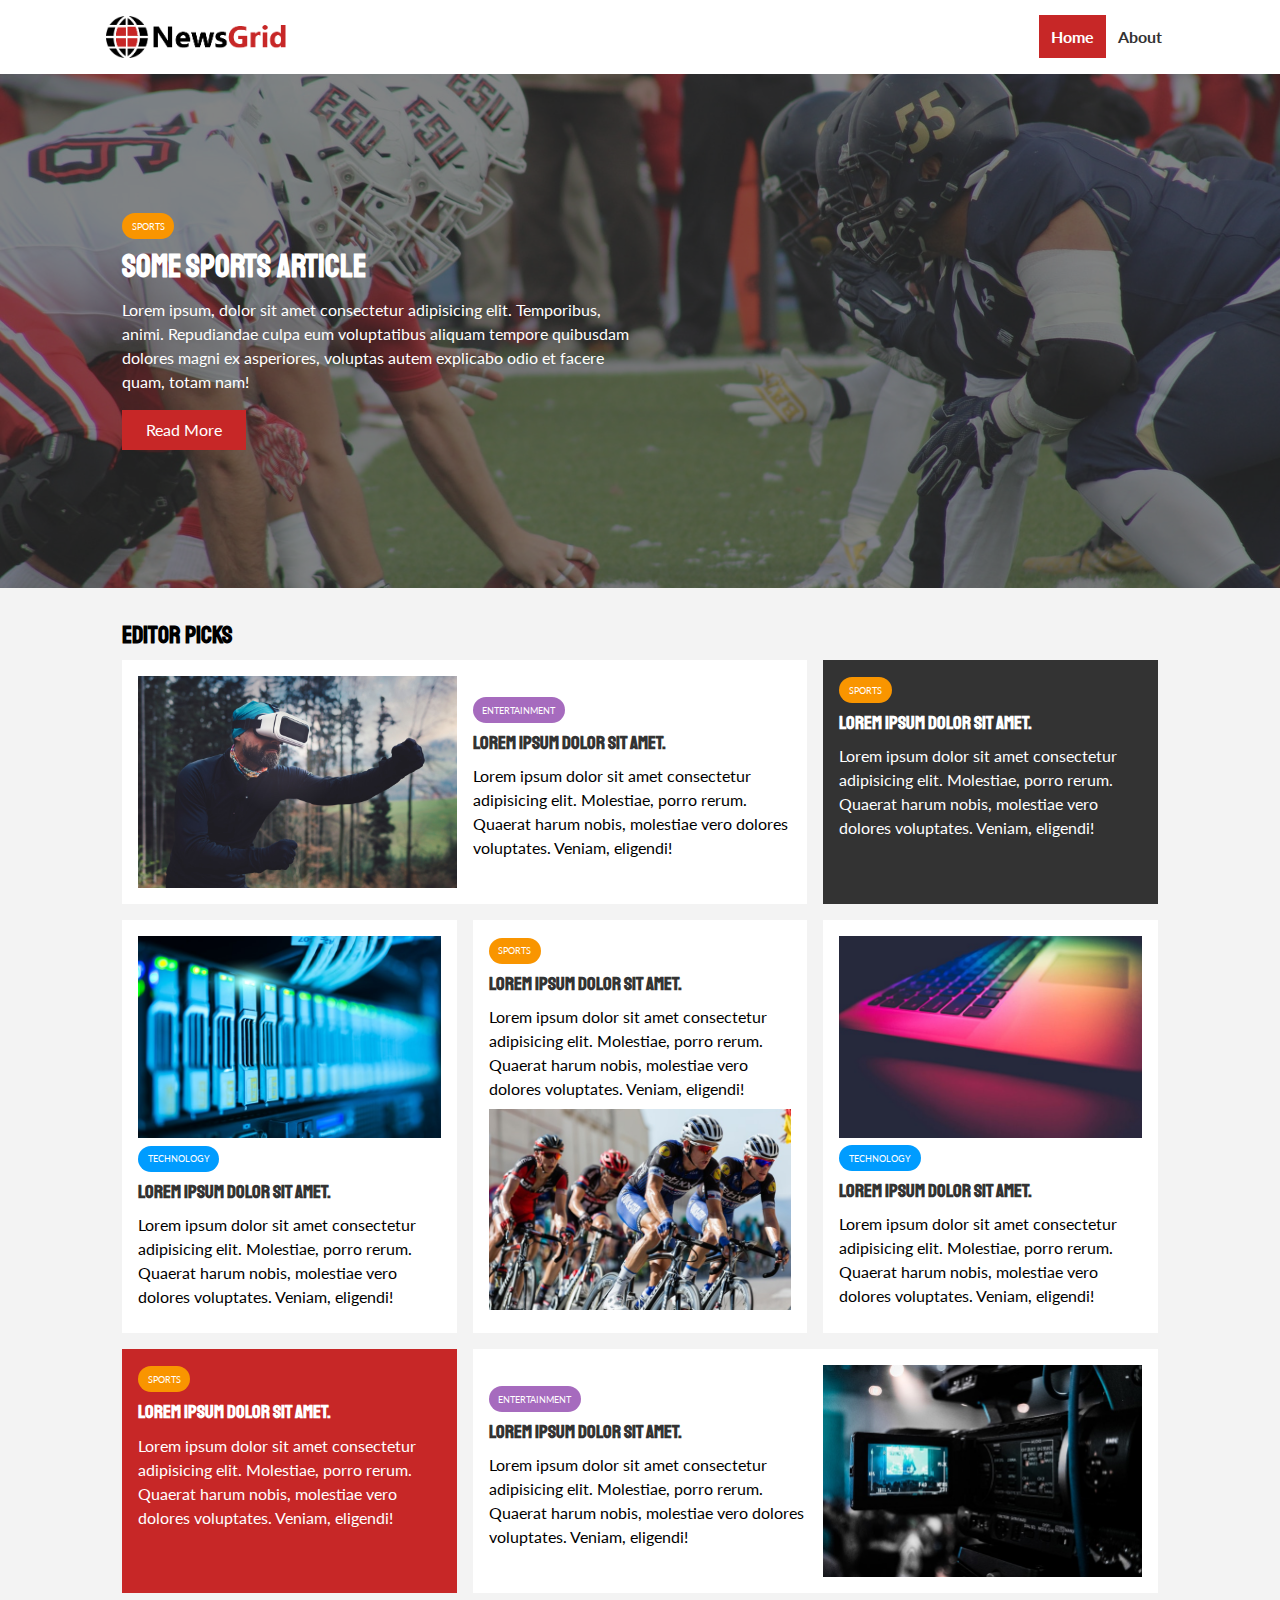
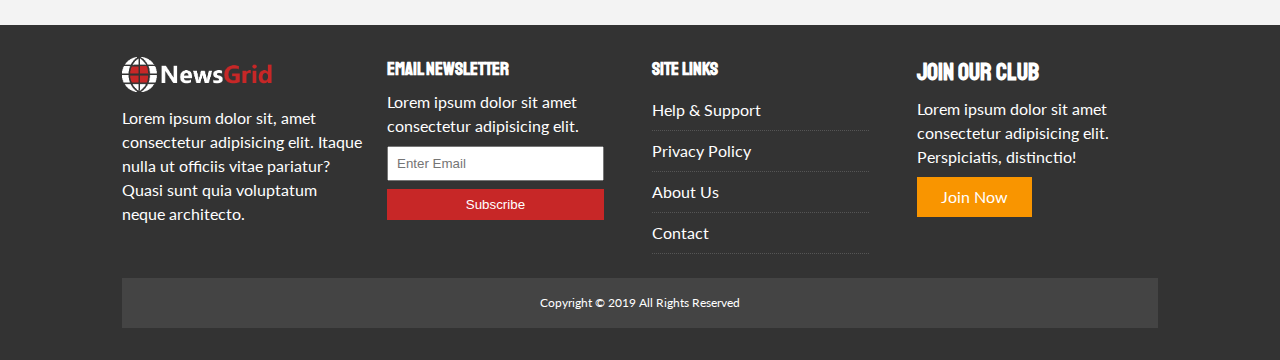
<file: index.html>
<!DOCTYPE html>
<html lang="en">
<head>
  <meta charset="UTF-8">
  <meta name="viewport" content="width=device-width, initial-scale=1.0">
  <meta http-equiv="X-UA-Compatible" content="ie=edge">
  <link rel="stylesheet" href="https://use.fontawesome.com/releases/v5.8.1/css/all.css" integrity="sha384-50oBUHEmvpQ+1lW4y57PTFmhCaXp0ML5d60M1M7uH2+nqUivzIebhndOJK28anvf" crossorigin="anonymous">
  <link href="https://fonts.googleapis.com/css?family=Lato|Staatliches&display=swap" rel="stylesheet">
  <link rel="stylesheet" href="css/style.css">
  <link rel="stylesheet" media="screen and (max-width: 768px)" href="css/mobile.css">
  <link rel="shortcut icon" type="image/x-icon" href="favicon.ico">
  <title>NewsGrid | Latest News</title>
</head>
<body>
  <nav id="main-nav">
    <div class="container">
      <img src="img/logo.png" alt="NewsGrid" class="logo">
      <div class="social">
        <a href="http://facebook.com" target="_blank"><i class="fab fa-facebook fa-2x"></i></a>
        <a href="http://twitter.com" target="_blank"><i class="fab fa-twitter fa-2x"></i></a>
        <a href="http://instagram.com" target="_blank"><i class="fab fa-instagram fa-2x"></i></a>
        <a href="http://youtube.com" target="_blank"><i class="fab fa-youtube fa-2x"></i></a>
      </div>
      <ul>
        <li><a href="index.html" class="current">Home</a></li>
        <li><a href="about.html">About</a></li>
      </ul>
    </div>
  </nav>

  <!-- Showcase -->
  <header id="showcase">
    <div class="container">
      <div class="showcase-container">
        <div class="showcase-content">
          <div class="category category-sports">Sports</div>
          <h1>Some Sports Article</h1>
          <p>Lorem ipsum, dolor sit amet consectetur adipisicing elit. Temporibus, animi. Repudiandae culpa eum voluptatibus aliquam tempore quibusdam dolores magni ex asperiores, voluptas autem explicabo odio et facere quam, totam nam!</p>
          <a href="article.html" class="btn btn-primary">Read More</a>
        </div>
      </div>
    </div>
  </header>

  <!-- Home Articles -->
  <section id="home-articles" class="py-2">
    <div class="container">
      <h2>Editor Picks</h2>
      <div class="articles-container">
        <article class="card">
          <img src="img/articles/ent1.jpg" alt="">
          <div>
            <div class="category category-ent">Entertainment</div>
            <h3>
              <a href="article.html">Lorem ipsum dolor sit amet.</a>
            </h3>
            <p>Lorem ipsum dolor sit amet consectetur adipisicing elit. Molestiae, porro rerum. Quaerat harum nobis, molestiae vero dolores voluptates. Veniam, eligendi!</p>
          </div>
        </article>
        <article class="card bg-dark">
          <div class="category category-sports">Sports</div>
          <h3>
            <a href="article.html">Lorem ipsum dolor sit amet.</a>
          </h3>
          <p>Lorem ipsum dolor sit amet consectetur adipisicing elit. Molestiae, porro rerum. Quaerat harum nobis, molestiae vero dolores voluptates. Veniam, eligendi!</p>
        </article>
        <article class="card">
          <img src="img/articles/tech1.jpg" alt="">
          <div class="category category-tech">Technology</div>
          <h3>
            <a href="article.html">Lorem ipsum dolor sit amet.</a>
          </h3>
          <p>Lorem ipsum dolor sit amet consectetur adipisicing elit. Molestiae, porro rerum. Quaerat harum nobis, molestiae vero dolores voluptates. Veniam, eligendi!</p>
        </article>
        <article class="card">
          <div class="category category-sports">Sports</div>
          <h3>
            <a href="article.html">Lorem ipsum dolor sit amet.</a>
          </h3>
          <p>Lorem ipsum dolor sit amet consectetur adipisicing elit. Molestiae, porro rerum. Quaerat harum nobis, molestiae vero dolores voluptates. Veniam, eligendi!</p>
          <img src="img/articles/sports1.jpg" alt="">
        </article>
        <article class="card">
          <img src="img/articles/tech2.jpg" alt="">
          <div class="category category-tech">Technology</div>
          <h3>
            <a href="article.html">Lorem ipsum dolor sit amet.</a>
          </h3>
          <p>Lorem ipsum dolor sit amet consectetur adipisicing elit. Molestiae, porro rerum. Quaerat harum nobis, molestiae vero dolores voluptates. Veniam, eligendi!</p>
        </article>
        <article class="card bg-primary">
          <div class="category category-sports">Sports</div>
          <h3>
            <a href="article.html">Lorem ipsum dolor sit amet.</a>
          </h3>
          <p>Lorem ipsum dolor sit amet consectetur adipisicing elit. Molestiae, porro rerum. Quaerat harum nobis, molestiae vero dolores voluptates. Veniam, eligendi!</p>
        </article>
        <article class="card">
          <div>
            <div class="category category-ent">Entertainment</div>
            <h3>
              <a href="article.html">Lorem ipsum dolor sit amet.</a>
            </h3>
            <p>Lorem ipsum dolor sit amet consectetur adipisicing elit. Molestiae, porro rerum. Quaerat harum nobis, molestiae vero dolores voluptates. Veniam, eligendi!</p>
          </div>
          <img src="img/articles/ent2.jpg" alt="">
        </article>
      </div>
    </div>    
  </section>

  <!-- Footer -->
  <footer id="main-footer" class="py-2">
    <div class="container footer-container">
      <div>
        <img src="img/logo_light.png" alt="NewsGrid">
        <p>Lorem ipsum dolor sit, amet consectetur adipisicing elit. Itaque nulla ut officiis vitae pariatur? Quasi sunt quia voluptatum neque architecto.</p>
      </div>
      <div>
        <h3>Email Newsletter</h3>
        <p>Lorem ipsum dolor sit amet consectetur adipisicing elit.</p>
        <form>
          <input type="email" placeholder="Enter Email">
          <input type="submit" value="Subscribe" class="btn btn-primary">
        </form>
      </div>
      <div>
        <h3>Site Links</h3>
        <ul class="list">
          <li><a href="#">Help & Support</a></li>
          <li><a href="#">Privacy Policy</a></li>
          <li><a href="#">About Us</a></li>
          <li><a href="#">Contact</a></li>
        </ul>
      </div>
      <div>
        <h2>Join Our Club</h2>
        <p>Lorem ipsum dolor sit amet consectetur adipisicing elit. Perspiciatis, distinctio!</p>
        <a href="#" class="btn btn-secondary">Join Now</a>
      </div>
      <div>
        <p>Copyright &copy; 2019 All Rights Reserved</p>
      </div>
    </div>
  </footer>
</body>
</html>
</file>
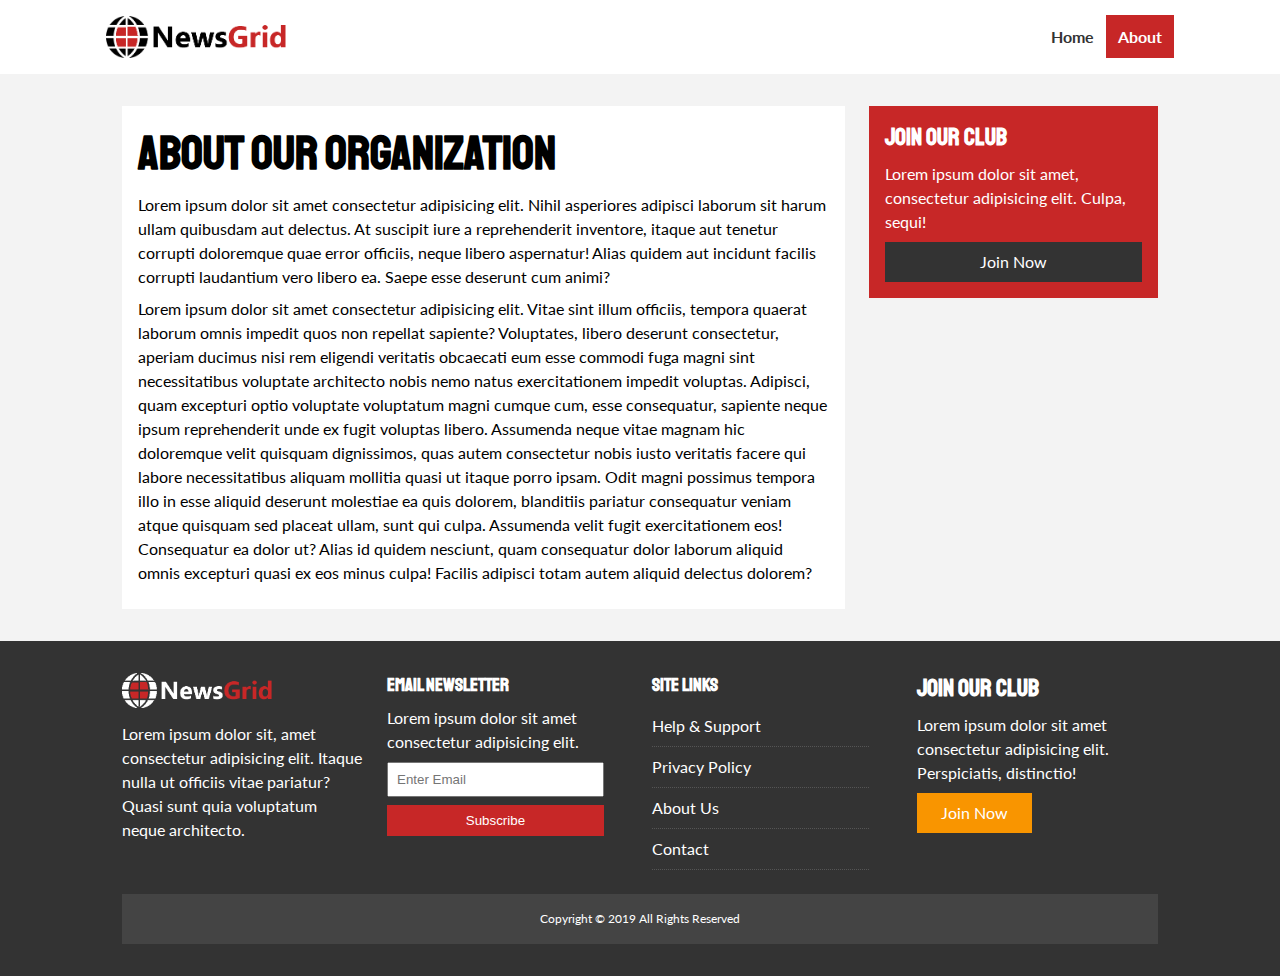
<file: about.html>
<!DOCTYPE html>
<html lang="en">
<head>
  <meta charset="UTF-8">
  <meta name="viewport" content="width=device-width, initial-scale=1.0">
  <meta http-equiv="X-UA-Compatible" content="ie=edge">
  <link rel="stylesheet" href="https://use.fontawesome.com/releases/v5.8.1/css/all.css" integrity="sha384-50oBUHEmvpQ+1lW4y57PTFmhCaXp0ML5d60M1M7uH2+nqUivzIebhndOJK28anvf" crossorigin="anonymous">
  <link href="https://fonts.googleapis.com/css?family=Lato|Staatliches&display=swap" rel="stylesheet">
  <link rel="stylesheet" href="css/style.css">
  <link rel="stylesheet" media="screen and (max-width: 768px)" href="css/mobile.css">
  <link rel="shortcut icon" type="image/x-icon" href="favicon.ico">
  <title>NewsGrid | About</title>
</head>
<body>
  <nav id="main-nav">
    <div class="container">
      <img src="img/logo.png" alt="NewsGrid" class="logo">
      <div class="social">
        <a href="http://facebook.com" target="_blank"><i class="fab fa-facebook fa-2x"></i></a>
        <a href="http://twitter.com" target="_blank"><i class="fab fa-twitter fa-2x"></i></a>
        <a href="http://instagram.com" target="_blank"><i class="fab fa-instagram fa-2x"></i></a>
        <a href="http://youtube.com" target="_blank"><i class="fab fa-youtube fa-2x"></i></a>
      </div>
      <ul>
        <li><a href="index.html">Home</a></li>
        <li><a href="about.html" class="current">About</a></li>
      </ul>
    </div>
  </nav>

  <section id="about">
    <div class="container">
      <div class="page-container">
        <article class="card">
          <h1 class="l-heading">About Our Organization</h1>
          <p>Lorem ipsum dolor sit amet consectetur adipisicing elit. Nihil asperiores adipisci laborum sit harum ullam quibusdam aut delectus. At suscipit iure a reprehenderit inventore, itaque aut tenetur corrupti doloremque quae error officiis, neque libero aspernatur! Alias quidem aut incidunt facilis corrupti laudantium vero libero ea. Saepe esse deserunt cum animi?</p>
          <p>Lorem ipsum dolor sit amet consectetur adipisicing elit. Vitae sint illum officiis, tempora quaerat laborum omnis impedit quos non repellat sapiente? Voluptates, libero deserunt consectetur, aperiam ducimus nisi rem eligendi veritatis obcaecati eum esse commodi fuga magni sint necessitatibus voluptate architecto nobis nemo natus exercitationem impedit voluptas. Adipisci, quam excepturi optio voluptate voluptatum magni cumque cum, esse consequatur, sapiente neque ipsum reprehenderit unde ex fugit voluptas libero. Assumenda neque vitae magnam hic doloremque velit quisquam dignissimos, quas autem consectetur nobis iusto veritatis facere qui labore necessitatibus aliquam mollitia quasi ut itaque porro ipsam. Odit magni possimus tempora illo in esse aliquid deserunt molestiae ea quis dolorem, blanditiis pariatur consequatur veniam atque quisquam sed placeat ullam, sunt qui culpa. Assumenda velit fugit exercitationem eos! Consequatur ea dolor ut? Alias id quidem nesciunt, quam consequatur dolor laborum aliquid omnis excepturi quasi ex eos minus culpa! Facilis adipisci totam autem aliquid delectus dolorem?</p>
        </article>
        <aside class="card bg-primary">
          <h2>Join Our Club</h2>
          <p>Lorem ipsum dolor sit amet, consectetur adipisicing elit. Culpa, sequi!</p>
          <a href="#" class="btn btn-dark btn-block">Join Now</a>
        </aside>
      </div>
    </div>
  </section>
  

  <!-- Footer -->
  <footer id="main-footer" class="py-2">
    <div class="container footer-container">
      <div>
        <img src="img/logo_light.png" alt="NewsGrid">
        <p>Lorem ipsum dolor sit, amet consectetur adipisicing elit. Itaque nulla ut officiis vitae pariatur? Quasi sunt quia voluptatum neque architecto.</p>
      </div>
      <div>
        <h3>Email Newsletter</h3>
        <p>Lorem ipsum dolor sit amet consectetur adipisicing elit.</p>
        <form>
          <input type="email" placeholder="Enter Email">
          <input type="submit" value="Subscribe" class="btn btn-primary">
        </form>
      </div>
      <div>
        <h3>Site Links</h3>
        <ul class="list">
          <li><a href="#">Help & Support</a></li>
          <li><a href="#">Privacy Policy</a></li>
          <li><a href="#">About Us</a></li>
          <li><a href="#">Contact</a></li>
        </ul>
      </div>
      <div>
        <h2>Join Our Club</h2>
        <p>Lorem ipsum dolor sit amet consectetur adipisicing elit. Perspiciatis, distinctio!</p>
        <a href="#" class="btn btn-secondary">Join Now</a>
      </div>
      <div>
        <p>Copyright &copy; 2019 All Rights Reserved</p>
      </div>
    </div>
  </footer>
</body>
</html>
</file>
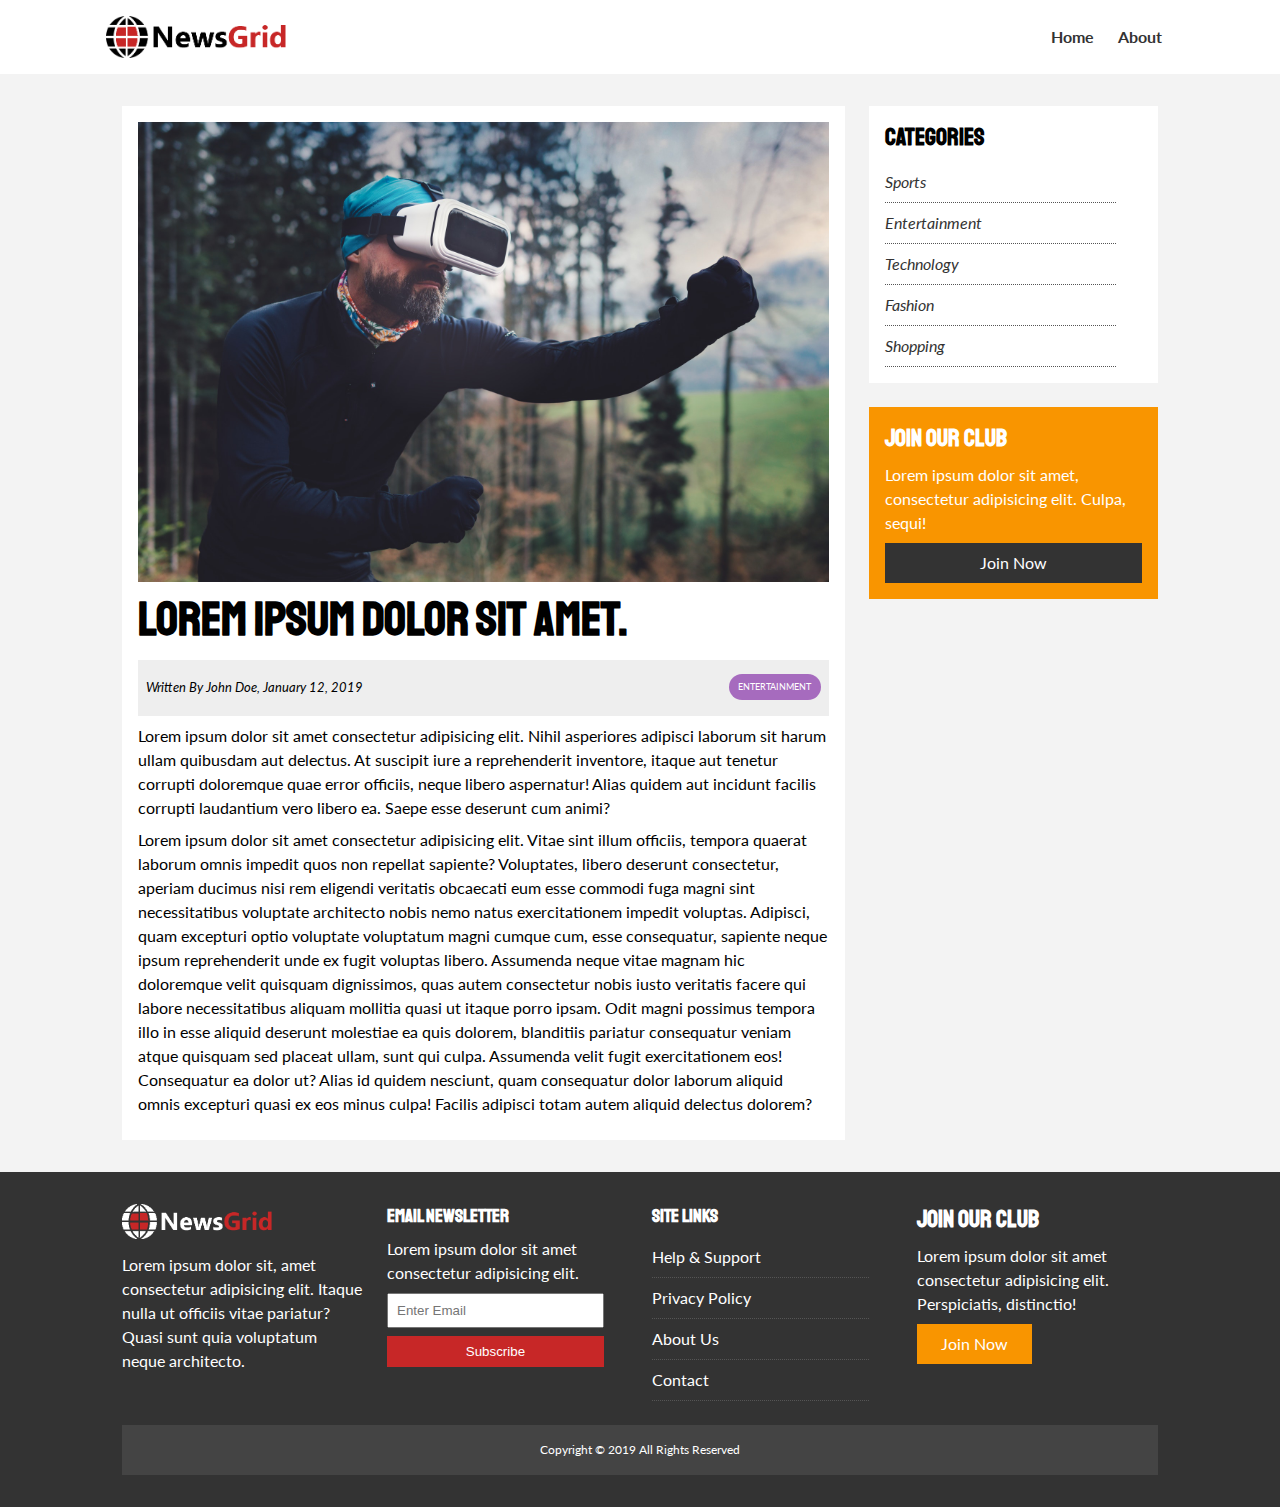
<file: article.html>
<!DOCTYPE html>
<html lang="en">
<head>
  <meta charset="UTF-8">
  <meta name="viewport" content="width=device-width, initial-scale=1.0">
  <meta http-equiv="X-UA-Compatible" content="ie=edge">
  <link rel="stylesheet" href="https://use.fontawesome.com/releases/v5.8.1/css/all.css" integrity="sha384-50oBUHEmvpQ+1lW4y57PTFmhCaXp0ML5d60M1M7uH2+nqUivzIebhndOJK28anvf" crossorigin="anonymous">
  <link href="https://fonts.googleapis.com/css?family=Lato|Staatliches&display=swap" rel="stylesheet">
  <link rel="stylesheet" href="css/style.css">
  <link rel="stylesheet" media="screen and (max-width: 768px)" href="css/mobile.css">
  <link rel="shortcut icon" type="image/x-icon" href="favicon.ico">
  <title>NewsGrid | Latest News</title>
</head>
<body>
  <nav id="main-nav">
    <div class="container">
      <img src="img/logo.png" alt="NewsGrid" class="logo">
      <div class="social">
        <a href="http://facebook.com" target="_blank"><i class="fab fa-facebook fa-2x"></i></a>
        <a href="http://twitter.com" target="_blank"><i class="fab fa-twitter fa-2x"></i></a>
        <a href="http://instagram.com" target="_blank"><i class="fab fa-instagram fa-2x"></i></a>
        <a href="http://youtube.com" target="_blank"><i class="fab fa-youtube fa-2x"></i></a>
      </div>
      <ul>
        <li><a href="index.html">Home</a></li>
        <li><a href="about.html">About</a></li>
      </ul>
    </div>
  </nav>

  <section id="article">
    <div class="container">
      <div class="page-container">
        <article class="card">
          <img src="img/articles/ent1.jpg" alt="">
          <h1 class="l-heading">Lorem ipsum dolor sit amet.</h1>
          <div class="meta">
            <small><i class="fas fa-user">Written By John Doe, January 12, 2019</i></small>
            <div class="category category-ent">Entertainment</div>
          </div>
          <p>Lorem ipsum dolor sit amet consectetur adipisicing elit. Nihil asperiores adipisci laborum sit harum ullam quibusdam aut delectus. At suscipit iure a reprehenderit inventore, itaque aut tenetur corrupti doloremque quae error officiis, neque libero aspernatur! Alias quidem aut incidunt facilis corrupti laudantium vero libero ea. Saepe esse deserunt cum animi?</p>
          <p>Lorem ipsum dolor sit amet consectetur adipisicing elit. Vitae sint illum officiis, tempora quaerat laborum omnis impedit quos non repellat sapiente? Voluptates, libero deserunt consectetur, aperiam ducimus nisi rem eligendi veritatis obcaecati eum esse commodi fuga magni sint necessitatibus voluptate architecto nobis nemo natus exercitationem impedit voluptas. Adipisci, quam excepturi optio voluptate voluptatum magni cumque cum, esse consequatur, sapiente neque ipsum reprehenderit unde ex fugit voluptas libero. Assumenda neque vitae magnam hic doloremque velit quisquam dignissimos, quas autem consectetur nobis iusto veritatis facere qui labore necessitatibus aliquam mollitia quasi ut itaque porro ipsam. Odit magni possimus tempora illo in esse aliquid deserunt molestiae ea quis dolorem, blanditiis pariatur consequatur veniam atque quisquam sed placeat ullam, sunt qui culpa. Assumenda velit fugit exercitationem eos! Consequatur ea dolor ut? Alias id quidem nesciunt, quam consequatur dolor laborum aliquid omnis excepturi quasi ex eos minus culpa! Facilis adipisci totam autem aliquid delectus dolorem?</p>
        </article>
        <aside id="categories" class="card">
          <h2>Categories</h2>
          <ul class="list">
            <li><a href="#"><i class="fas fa-chevron-right"> Sports</i></a></li>
            <li><a href="#"><i class="fas fa-chevron-right"> Entertainment</i></a></li>
            <li><a href="#"><i class="fas fa-chevron-right"> Technology</i></a></li>
            <li><a href="#"><i class="fas fa-chevron-right"> Fashion</i></a></li>
            <li><a href="#"><i class="fas fa-chevron-right"> Shopping</i></a></li>
          </ul>
        </aside>
        <aside class="card bg-secondary">
          <h2>Join Our Club</h2>
          <p>Lorem ipsum dolor sit amet, consectetur adipisicing elit. Culpa, sequi!</p>
          <a href="#" class="btn btn-dark btn-block">Join Now</a>
        </aside>
      </div>
    </div>
  </section>
  

  <!-- Footer -->
  <footer id="main-footer" class="py-2">
    <div class="container footer-container">
      <div>
        <img src="img/logo_light.png" alt="NewsGrid">
        <p>Lorem ipsum dolor sit, amet consectetur adipisicing elit. Itaque nulla ut officiis vitae pariatur? Quasi sunt quia voluptatum neque architecto.</p>
      </div>
      <div>
        <h3>Email Newsletter</h3>
        <p>Lorem ipsum dolor sit amet consectetur adipisicing elit.</p>
        <form>
          <input type="email" placeholder="Enter Email">
          <input type="submit" value="Subscribe" class="btn btn-primary">
        </form>
      </div>
      <div>
        <h3>Site Links</h3>
        <ul class="list">
          <li><a href="#">Help & Support</a></li>
          <li><a href="#">Privacy Policy</a></li>
          <li><a href="#">About Us</a></li>
          <li><a href="#">Contact</a></li>
        </ul>
      </div>
      <div>
        <h2>Join Our Club</h2>
        <p>Lorem ipsum dolor sit amet consectetur adipisicing elit. Perspiciatis, distinctio!</p>
        <a href="#" class="btn btn-secondary">Join Now</a>
      </div>
      <div>
        <p>Copyright &copy; 2019 All Rights Reserved</p>
      </div>
    </div>
  </footer>
</body>
</html>
</file>
<file: css/style.css>
:root {
  --primary-color: #c72727;
  --secondary-color: #f99500;
  --light-color: #f3f3f3;
  --dark-color: #333;
  --max-width: 1100px;
}

.category {
  --sports-color: #f99500;
  --ent-color: #a66bbe;
  --tech-color: #009cff;
}

* {
  margin: 0;
  padding: 0;
  box-sizing: border-box;
}

body {
  font-family: 'Lato', sans-serif;
  line-height: 1.5;
  background: var(--light-color);
}

a {
  color: #333;
  text-decoration: none;
}

ul {
  list-style: none;
}

p {
  margin: 0.5rem 0;
}

img {
  width: 100%;
}

h1, h2, h3, h4, h5, h6 {
  font-family: 'Staatliches', cursive;
  margin-bottom: .55rem;
  line-height: 1.3;
}

/* Utility */
.container {
  max-width: var(--max-width);
  margin: auto;
  padding: 0 2rem;
  overflow: hidden;
}

.category {
  display: inline-block;
  color: #fff;
  font-size: .55rem;
  text-transform: uppercase;
  padding: 0.4rem 0.6rem;
  border-radius: 15px;
  margin-bottom: 0.5rem;
}

.category-sports { background: var(--sports-color); }
.category-ent { background: var(--ent-color); }
.category-tech { background: var(--tech-color); }

.btn {
  display: inline-block;
  border: none;
  background: var(--dark-color);
  color: #fff;
  padding: 0.5rem 1.5rem;
}

.btn-light { background: var(--light-color); }
.btn-primary { background: var(--primary-color); }
.btn-secondary { background: var(--secondary-color); }

.btn-block {
  display: block;
  width: 100%;
  text-align: center;
}

.btn:hover {
  opacity: 0.9;
}

.card {
  background: #fff;
  padding: 1rem;
}

.bg-dark {
  background: var(--dark-color);
  color: #fff;
}

.bg-primary {
  background: var(--primary-color);
  color: #fff;
}

.bg-secondary {
  background: var(--secondary-color);
  color: #fff;
}

.bg-dark h1,
.bg-dark h2,
.bg-dark h3,
.bg-dark a,
.bg-primary h1,
.bg-primary h2,
.bg-primary h3,
.bg-primary a,
.bg-secondary h1,
.bg-secondary h2,
.bg-secondary h3,
.bg-secondary a {
  color: #fff;
}

.py-1 { padding: 1.5rem 0; }
.py-2 { padding: 2rem 0; }
.py-3 { padding: 3rem 0; }

.p-1 { padding: 1.5rem; }
.p-2 { padding: 2rem; }
.p-3 { padding: 3rem; }

.l-heading {
  font-size: 3rem;
}

.list li {
  padding: 0.5rem 0;
  border-bottom: 1px dotted #555;
  width: 90%;
}

.list li a:hover {
  color: var(--primary-color) !important;
}

/* Inner page grid container */
.page-container {
  display: grid;
  grid-template-columns: 5fr 2fr;
  margin: 2rem 0;
  grid-gap: 1.5rem;
}

.page-container > *:first-child {
  grid-row: 1 / span 3;
}

/* Navigation */
#main-nav {
  background: #fff;
  position: sticky;
  top: 0;
  z-index: 2;
}

#main-nav .container {
  display: grid;
  grid-template-columns: 6fr 3fr 2fr;
  padding: 1rem;
  align-items: center;
}

#main-nav .logo {
  width: 180px;
}

#main-nav ul {
  justify-self: end;
  display: flex;
}

#main-nav ul li a {
  padding: 0.75rem;
  font-weight: bold;
}

#main-nav ul li a.current {
  background: var(--primary-color);
  color: #fff;
}

#main-nav ul li a.current:hover {
  background: var(--light-color);
  color: var(--dark-color);
}

#main-nav .social {
  justify-self: center;
}

#main-nav .social i {
  color: #777;
  margin-right: .5rem;
}

/* Showcase */
#showcase {
  color: #fff;
  background: #333;
  padding: 2rem;
  position: relative;
}

#showcase::before {
  content: '';
  background: url(../img/featured.jpg) no-repeat center center/cover;
  position: absolute;
  top: 0;
  left: 0;
  width: 100%;
  height: 100%;
  opacity: 0.4;
  /* z-index: 10; */
}

#showcase .showcase-container {
  display: grid;
  grid-template-columns: repeat(2, 1fr);
  justify-content: center;
  align-items: center;
  min-height: 50vh;
}

#showcase .showcase-content {
  z-index: 1;
}

#showcase .showcase-content p {
  margin-bottom: 1rem;
}

/* Home Articles */
#home-articles .articles-container {
  display: grid;
  grid-template-columns: repeat(3, 1fr);
  grid-gap: 1rem;
}

#home-articles .articles-container > *:first-child,
#home-articles .articles-container > *:last-child {
  display: grid;
  grid-template-columns: repeat(2, 1fr);
  grid-gap: 1rem;
  align-items: center;
  grid-column: 1 / span 2;
}

#home-articles .articles-container > *:last-child {
  grid-column: 2 / span 2;
}

#article .meta {
  display: flex;
  justify-content: space-between;
  align-items: center;
  background: #eee;
  padding: 0.5rem;
}

#article .meta .category {
  margin-top: 0.4rem;
}

/* Footer */
#main-footer {
  background: var(--dark-color);
  color: #fff;
}

#main-footer img {
  width: 150px;
}

#main-footer a {
  color: #fff;
}

#main-footer .footer-container {
  display: grid;
  grid-template-columns: repeat(4, 1fr);
  grid-gap: 1.5rem;
}

#main-footer .footer-container > *:last-child {
  background: #444;
  grid-column: 1 / span 4;
  padding: .5rem;
  text-align: center;
  font-size: 0.75rem;
}

#main-footer .footer-container input[type='email'] {
  width: 90%;
  padding: 0.5rem;
  margin-bottom: 0.5rem;
}

#main-footer .footer-container input[type='submit'] {
  width: 90%;
}
</file>
<file: css/mobile.css>
/* Navigation */
#main-nav .social {
  display: none;
}

#main-nav .container {
  grid-template-columns: 1fr;
  grid-gap: 1.2rem;
}

#main-nav ul,
#main-nav .logo {
  justify-self: center;
}

#main-nav ul li a {
  padding: 0.5rem;
}

#home-articles .articles-container {
  grid-template-columns: repeat(2, 1fr);
}

#home-articles .articles-container > *:first-child,
#home-articles .articles-container > *:last-child {
  grid-template-columns: 1fr;
  grid-column: 1;
}

@media(max-width: 600px) {
  /* Stack Grid Items */
  #showcase .showcase-container,
  #home-articles .articles-container,
  #main-footer .footer-container {
    grid-template-columns: 1fr;
  }
  #main-footer .footer-container > *:last-child {
    grid-column: 1;
  }
  #main-footer .footer-container > *:first-child,
  #main-footer .footer-container > *:nth-child(2) {
    border-bottom: 1px dotted #444;
    padding-bottom: 1rem;
  }
  .page-container {
    grid-template-columns: 1fr;
    text-align: center;
  }
  .page-container > *:first-child {
    grid-row: 1;
  }
  .l-heading {
    font-size: 2rem;
  }
}
</file>
